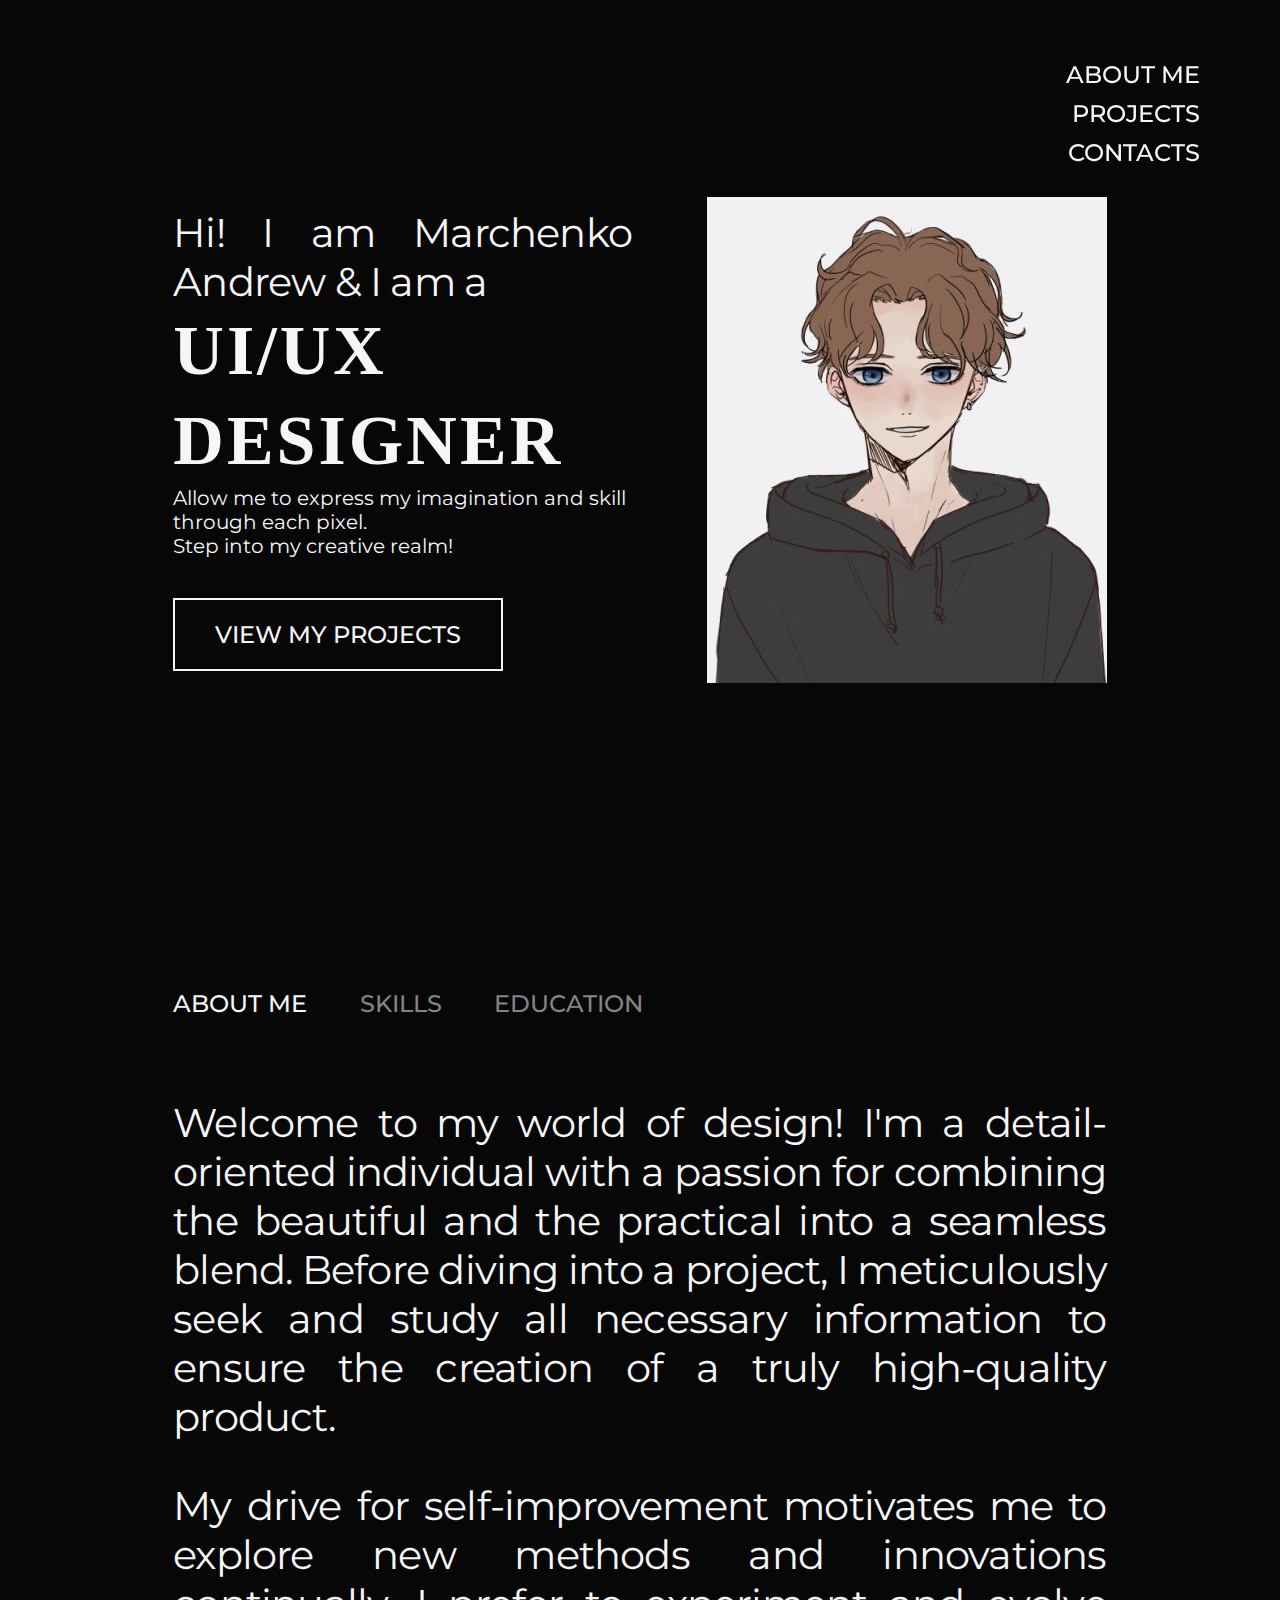
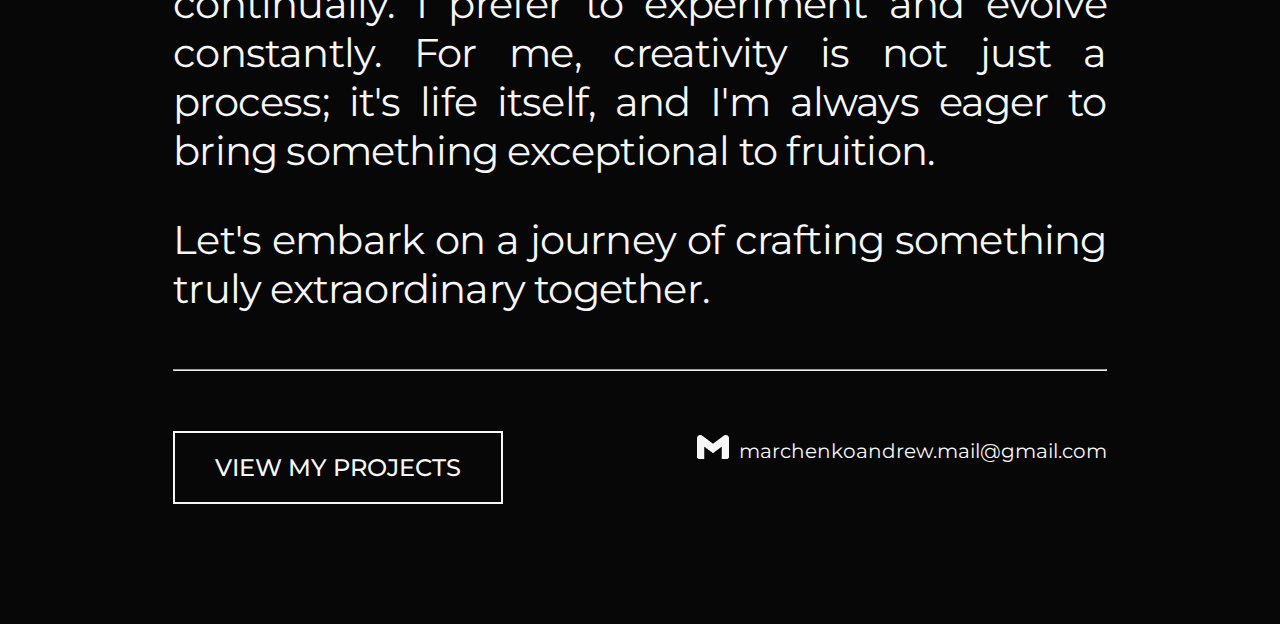
<file: index.html>
<!DOCTYPE html>
<html lang = "en">
<head>
    <meta charset = "UTF-8">
    <link rel="stylesheet" type="text/css" href="style.css">
    <link rel="preconnect" href="https://fonts.googleapis.com">
    <link rel="preconnect" href="https://fonts.gstatic.com" crossorigin>
    <link href="https://fonts.googleapis.com/css2?family=Montserrat:wght@400;500&display=swap" rel="stylesheet">
    <link rel="icon" href="assets/icon.png" type="image/x-icon">
    <meta name="viewport" content="width=device-width, initial-scale=1" />
    <title>Marchenko Andrew UI/UX Designer</title>
</head>
<body>

<div class="menu">
    <ul class="menu_list">
        <li><a class="button_text" href="index.html#section_about_me">About me</a></li>
        <li><a class="button_text" href="index2.html">Projects</a></li>
        <li><a class="button_text" href="index.html#section_contacts">Contacts</a></li>
    </ul>
</div> 

<nav>
    <div class="navbar" id="hamburger-icon" onclick="toggleMobileMenu(this)">
      <div class="container nav-container">
          <!--<input class="checkbox" type="checkbox" name="" id="checkbox_menu" />-->
          <div class="hamburger-lines">
            <span class="line line1"></span>
            <span class="line line2"></span>
            <span class="line line3"></span>
          </div>  
        <div class="menu-items">
            <li><a class="button_text" href="index.html">Home</a></li>
            <li><a class="button_text" href="index2.html">Projects</a></li>
            <li><a class="button_text" href="index.html#section_about_me">About me</a></li>
            <li><a class="button_text" href="#section_contacts">Contacts</a></li>
        </div>
      </div>
    </div>
  </nav>


    <div class="main">
        <div class="introducing">
            <div class="article_main">
                <div class="title">Hi! I am Marchenko Andrew & I am a</div>
                <div class="large_title">UI/UX Designer</div>
                <div class="text">
                Allow me to express my imagination and skill through each pixel.<br>
                Step into my creative realm!</div>
            </div>
            <button id="goToPage" class="button_projects button_text">view my projects</button>
        </div>
        <img class="photo_main photo_main_n" src="photos/my_photo.png" alt="My photo">
    </div>

    <div id="section_about_me" class="about_me_container">
        <button id="about_me_Button" class="active_button button_text">About me</button>
        <button id="skills_Button" class="button_text">Skills</button>
        <button id="education_Button" class="button_text">Education</button>
    </div>
    <div class="content">
        <div id="about_me_Content" class="none active-content">
            <p class="title indent">Welcome to my world of design! 
                I'm a detail-oriented individual with a passion 
                for combining the beautiful and the practical into 
                a seamless blend. Before diving into a project, 
                I meticulously seek and study all necessary information 
                to ensure the creation of a truly high-quality product.</p>
                
            <p class="title indent">My drive for self-improvement motivates me to explore new methods 
                and innovations continually. I prefer to experiment and evolve 
                constantly. For me, creativity is not just a process; it's life 
                itself, and I'm always eager to bring something exceptional to fruition.</p>

            <p class="title indent">Let's embark on a journey of crafting something truly extraordinary together.</p>
            
        </div>
        <div id="skills_Content" class="none">
            <ul class="list_skills">
                <li class="skills_container">
                    <p class="title indent">Hard skills</p>
                    <div class="elements">
                        <img src="assets/figma.png" alt="figma">
                        <div>
                            <p class="large_text upper_text">Figma</p>
                            <p class="text">Main tool</p>
                        </div>
                    </div>
                    <div class="elements">
                        <img src="assets/photoshop.png" alt="figma">
                        <div>
                            <p class="large_text upper_text">Adobe Photoshop</p>
                            <p class="text">Editing images</p>
                        </div>
                    </div>
                    <div class="elements">
                        <img src="assets/illustrator.png" alt="figma">
                        <div>
                            <p class="large_text upper_text">Adobe Illustrator</p>
                            <p class="text">Creating and editing vector images</p>
                        </div>
                    </div>
                    <div class="elements">
                        <img src="assets/krita.png" alt="figma">
                        <div>
                            <p class="large_text upper_text">Krita</p>
                            <p class="text">Drawing pictures</p>
                        </div>
                    </div>
                </li>
                <li class="skills_container">
                    <p class="title indent">Soft skills</p>
                    <p class="large_text upper_text elements">Communication</p>
                    <p class="large_text upper_text elements">Adaptability</p>
                    <p class="large_text upper_text elements">Attention to details</p>
                    <p class="large_text upper_text elements">Curiosity</p>
                    <p class="large_text upper_text elements">Problem solving</p>
                </li>
                <li class="skills_container">
                    <p class="title indent">Languages</p>
                    <div class="elements_language">
                        <p class="large_text upper_text">English</p>
                        <p class="text">Intermediate (B1)</p>
                    </div>
                    <div class="elements_language">
                        <p class="large_text upper_text">Ukrainian</p>
                        <p class="text">Native</p>
                    </div>
                </li>
            </ul>    
        </div>
        <div id="education_Content" class="none">
            <div class="edu_container">
                <p class="large_text">Undergraduate Degree 
                    <br>Kherson State University, Kherson</p>
                <p class="text">September 2021-Present</p>
                <p class="large_text">Specialty 121- Software engineering</p>
            </div>
            <div class="edu_container">
                <p class="large_text">Kherson Scientific Lyceum 
                    <br>of the Kherson Regional Council, Kherson</p>
                <p class="text">September 2017-May 2021</p>
                <p class="large_text">Beginning of studies in the field 
                    <br>of Computer Graphics and Computer Programming</p>
            </div>
        </div>
    </div>
    
    <div id="section_contacts" class="footer">
        <hr>
        <div class="footer_stuff">
            <button id="goToPage_2" class="button_projects button_text">view my projects</button>
            <div class="gmail">
                <img src="assets/gmail.png" alt="gmail">
                <a class="text " href="@">marchenkoandrew.mail@gmail.com</a>         
            </div>
        </div>
    </div>
    <script src="src/js/script.js"></script>
</body>
</html>
</file>
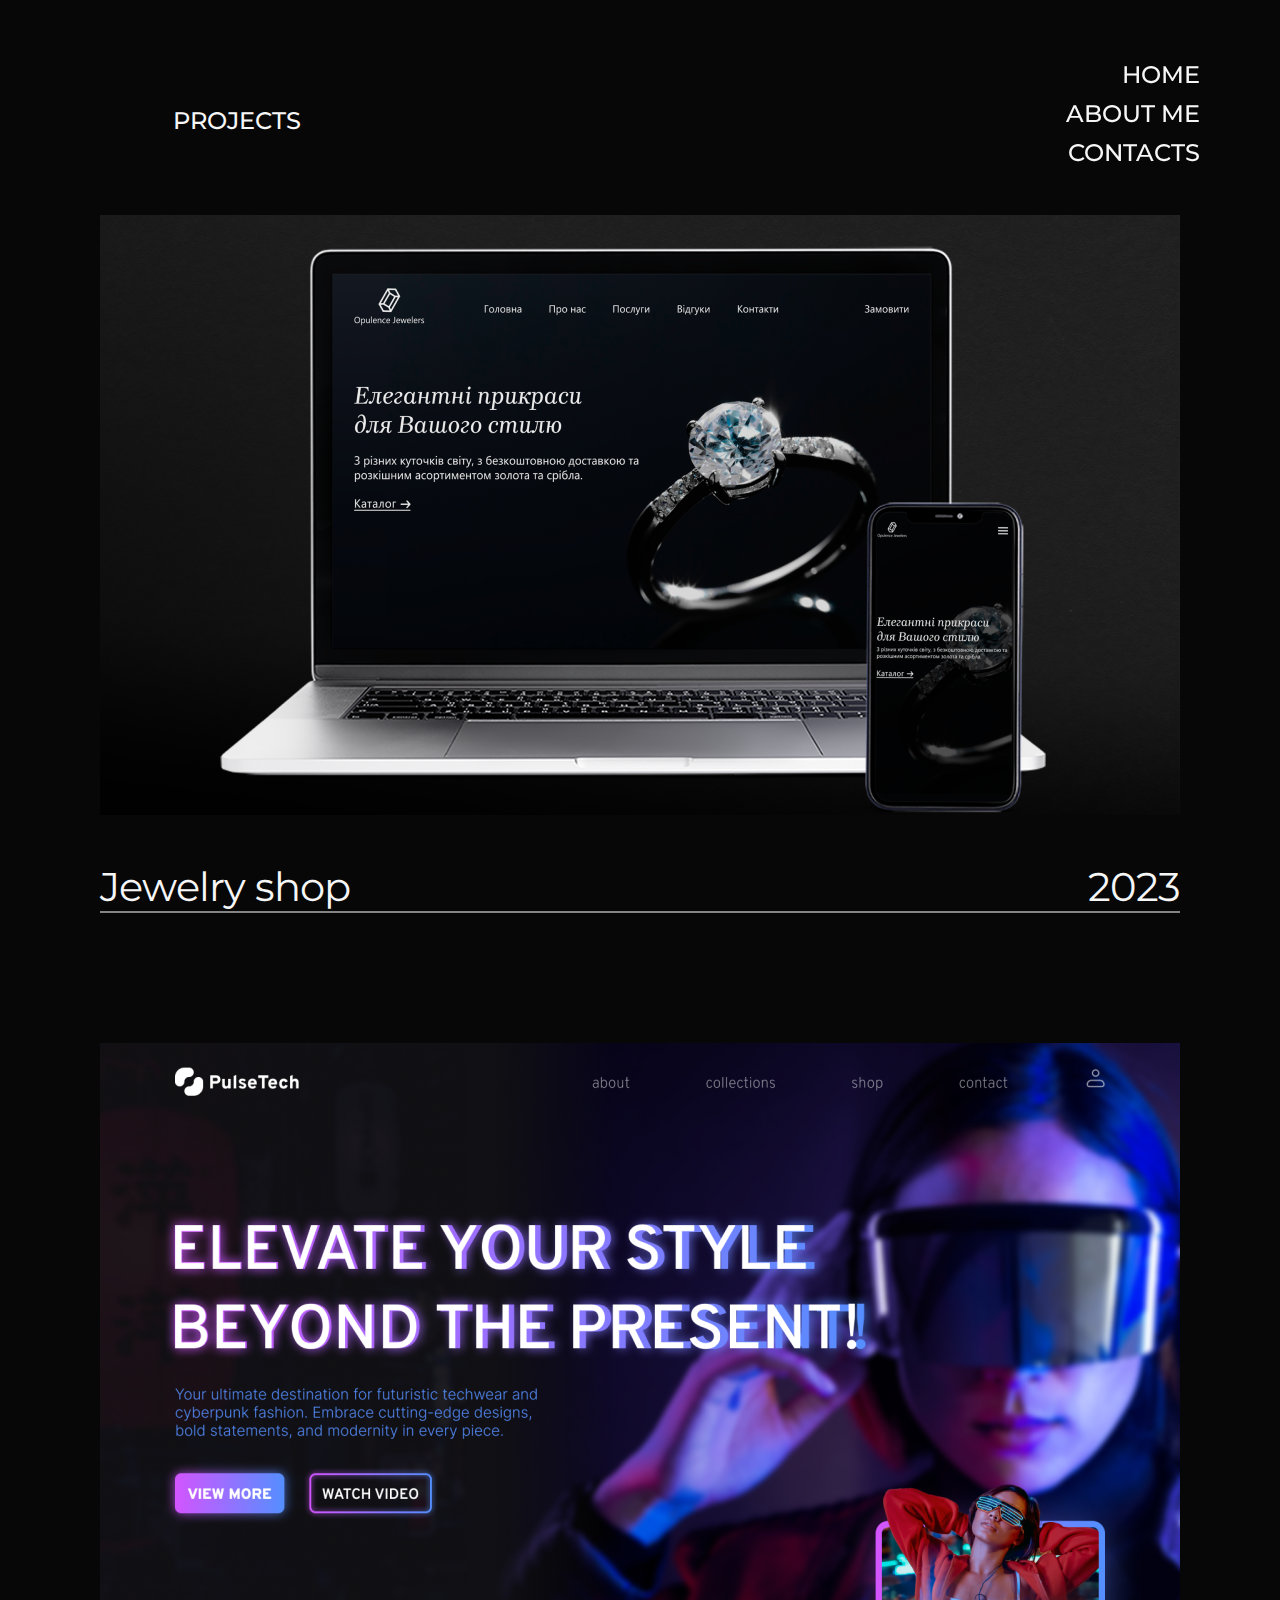
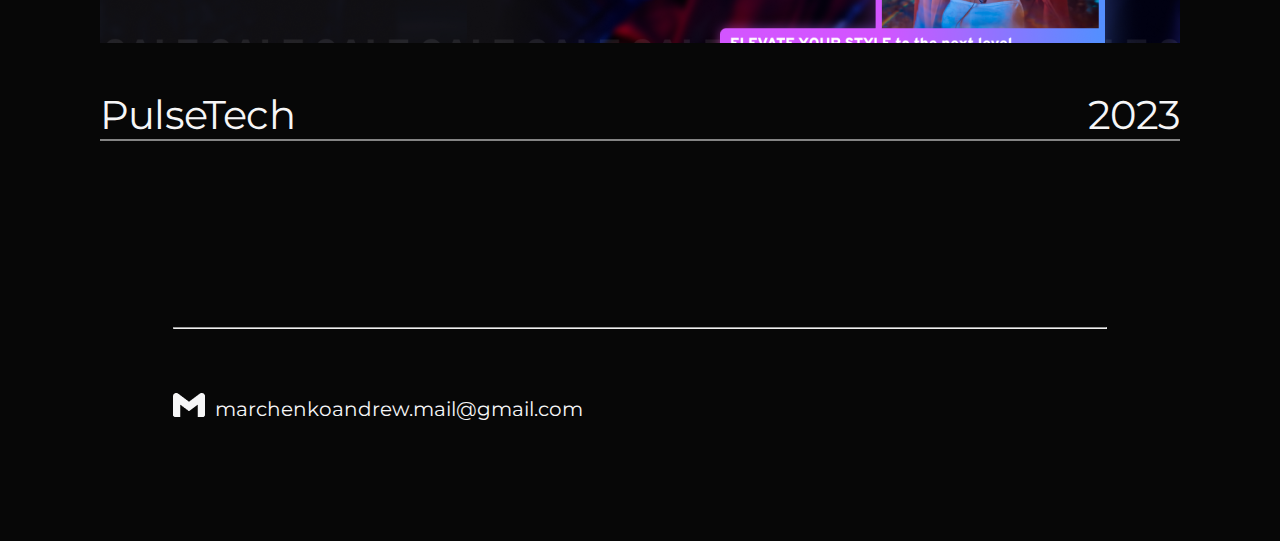
<file: index2.html>
<!DOCTYPE html>
<html lang = "en">
<head>
    <meta charset = "UTF-8">
    <link rel="stylesheet" type="text/css" href="style.css">
    <link rel="preconnect" href="https://fonts.googleapis.com">
    <link rel="preconnect" href="https://fonts.gstatic.com" crossorigin>
    <link href="https://fonts.googleapis.com/css2?family=Montserrat:wght@400;500&display=swap" rel="stylesheet">
    <link rel="icon" href="assets/icon.png" type="image/x-icon">
    <meta name="viewport" content="width=device-width, initial-scale=1" />
    <title>Marchenko Andrew UI/UX Designer</title>
</head>
<body>
    
    <div class="menu">
        <ul class="menu_list">
            <li><a class="button_text" href="index.html">Home</a></li>
            <li><a class="button_text" href="index.html#section_about_me">About me</a></li>
            <li><a class="button_text" href="#section_contacts">Contacts</a></li>
        </ul>
    </div>    

    <nav>
        <div class="navbar" id="hamburger-icon" onclick="toggleMobileMenu(this)">
          <div class="container nav-container">
              <!--<input class="checkbox" type="checkbox" name="" id="checkbox_menu" />-->
              <div class="hamburger-lines">
                <span class="line line1"></span>
                <span class="line line2"></span>
                <span class="line line3"></span>
              </div>  
            <div class="menu-items">
                <li><a class="button_text" href="index.html">Home</a></li>
                <li><a class="button_text" href="index2.html">Projects</a></li>
                <li><a class="button_text" href="index.html#section_about_me">About me</a></li>
                <li><a class="button_text" href="#section_contacts">Contacts</a></li>
            </div>
          </div>
        </div>
      </nav>

    <div>
        <div class="projects_container">
            <p class="button_text">Projects</p>
        </div>
        <div class="view_projects">
            <ul>
                <li><a class="go_to_project" href="https://www.behance.net/">
                    <img src="photos/jewelry_shop.png" alt="Jewelry shop">
                    <div class="project_info">
                        <p class="title">
                            Jewelry shop
                        </p>
                        <p class="title">
                            2023
                        </p>
                    </div>
                </a></li>

                <li><a class="go_to_project" href="https://www.behance.net/">
                    <img src="photos/pulsetech.png" alt="PulseTech">
                    <div class="project_info">
                        <p class="title">
                            PulseTech
                        </p>
                        <p class="title">
                            2023
                        </p>
                    </div>
                </a></li>

            </ul>    
        </div>

    </div>

    <div id="section_contacts" class="footer">
        <hr>
        <div class="footer_stuff">
            <div class="gmail">
                <img src="assets/gmail.png" alt="gmail">
                <a class="text " href="@">marchenkoandrew.mail@gmail.com</a>         
            </div>
        </div>
    </div>
    <script src="src/js/script.js"></script>
</body>
</html>
</file>
<file: style.css>
body {
  margin: 0;
  padding: 0;
  background: var(--bg_col);
  width: 100%;
  height: 100%;
}

* {
  margin: 0;
  padding: 0;
  box-sizing: border-box;
  list-style: none;
  text-decoration: none;
  font-family: Montserrat, sans-serif;
  color: var(--object_col);
}

:root {
  --object_col: #f6f6f7;
  --bg_col: #070707;
  --additional_col: #848484;
}

.menu_list {
  position: fixed;
  top: 60px;
  right: 6.25%;
  display: inline-flex;
  align-items: flex-end;
  flex-direction: column;
}

.menu_list li {
  margin-bottom: 10px;
}

/*FONTS*/

.button_text {
  font-size: 24px;
  font-style: normal;
  font-weight: 500;
  line-height: normal;
  text-transform: uppercase;
}

.title {
  font-size: 40px;
  font-style: normal;
  font-weight: 400;
  line-height: normal;
  letter-spacing: -0.8px;
  text-align: justify;
}

.large_title {
  font-family: Georgia, Times, serif;
  font-size: 70px;
  font-style: normal;
  font-weight: 700;
  line-height: 90px; /* 118.421% */
  letter-spacing: 3.04px;
  text-transform: uppercase;
}

.text {
  font-size: 20px;
  font-style: normal;
  font-weight: 400;
  line-height: normal;
}

.large_text {
  font-size: 24px;
  font-style: normal;
  font-weight: 400;
  line-height: normal;
  letter-spacing: -0.24px;
}

.upper_text {
  text-transform: uppercase;
}

.indent {
  margin-bottom: 1em;
}

/*MAIN*/

.main {
  display: flex;
  justify-content: center;
  margin-top: 15.36%;
  margin-left: 13.54%;
  margin-right: 13.54%;
  margin-bottom: 23.95%;
  align-items: center;
}

.photo_main {
  margin-left: 8%;
}

.introducing {
  display: flex;
  align-items: left;
  flex-direction: column;
  align-items: start;
}

.article_main {
  padding-bottom: 40px;
}

.button_projects {
  padding: 20px 40px;
  text-align: center;
  display: inline-block;
  transition-duration: 0.4s;
  cursor: pointer;
  background: none;
  color: var(--object_col);
  border: 2px solid var(--object_col);
}

.button_projects:hover {
  background-color: var(--object_col);
  color: var(--bg_col);
}

/*About me*/

.about_me_container {
  margin-bottom: 80px;
  margin-left: 13.54%;
  margin-right: 13.54%;
}

.about_me_container button{
  padding-right: 5.2%;
}

.about_me_container > :last-child {
  padding-right: 0;
}

button {
  background: none;
  border: none;
  color: var(--additional_col);
  /*padding-right: 5.2%;*/
  cursor: pointer;
}

.active_button {
  /*background: none;*/
  /*color: var(--object_col) !important;*/
  color: #f6f6f7 !important;
}

.content {
  /*text-align: center;*/
  margin-left: 13.54%;
  margin-right: 13.54%;
}

.none {
  display: none;
}

.active-content {
  display: block;
}

.edu_container {
  margin-bottom: 60px;
}

.edu_container p {
  margin-bottom: 10px;
}

.edu_container .text{
  font-size: 18px;
  color: var(--additional_col);
}

.skills_container {
  display: inline-block;
  margin-right: 8.3%;
}

.elements {
  display: flex;
  align-items: center;
  margin-bottom: 24px;
}

.elements img {
  padding-right: 20px;
}

.list_skills {
  display: flex;
  align-items: flex-start;
  flex-direction: row;
}

.elements_language {
  margin-bottom: 24px;
}

/*Projects*/

.projects_container {
  margin: 8.3% 13.54% 80px 13.54%;
}

.view_projects {
  display: flex;
  margin-left: 13.54%;
  margin-right: 13.54%;
  align-items: center;
  justify-content: center;
}

.go_to_project {
  text-decoration: none;
  color: inherit;
}

.project_info {
  display: flex;
  justify-content: space-between;
  align-items: flex-start;
  border-bottom: 2px solid var(--additional_col);
  margin: 4% 0 12% 0;
}

/*Footer*/

hr {
  margin: 6% 0 60px 0;
  stroke-width: 2px;
  stroke: var(--object_col);
}

.footer {
  margin-left: 13.54%;
  margin-right: 13.54%;
  margin-bottom: 120px;
}

.footer_stuff {
  display: flex;
  justify-content: space-between;
  align-items: flex-start;
}

.gmail {
  display: inline-flex;
  justify-content: center;
  align-items: flex-end;
}

.gmail img {
  margin-right: 10px;
}

/*Menu for mobile*/
.navbar {
  display: none;
}




/*Mob menu*/

@media only screen and (max-width: 1200px) {
  .menu {
    display: none;
  }

  .container {
    max-width: 1050px;
    width: 12%;
    margin: auto;
  }

  .navbar {
    width: 100%;
    display: block;
  }

  .nav-container {
    display: flex;
    justify-content: space-between;
    align-items: center;
    height: 62px;
    /*pointer-events: none;*/
  }

  .navbar .menu-items {
    display: flex;
    /*pointer-events: auto;*/
  }

  .navbar .nav-container li {
    list-style: none;
  }

  .navbar .nav-container a {
    text-decoration: none;
    color: var(--object_col);
    font-weight: 500;
    font-size: 2rem;
    padding: 0.7rem;
  }

  .navbar .nav-container a:hover {
    font-weight: bolder;
  }

  .nav-container {
    display: inline-flex;
    position: fixed;
    top: 60px;
    right: 6.25%;
  }

  .nav-container .checkbox {
    position: absolute;
    display: block;
    height: 32px;
    width: 32px;
    top: 20px;
    left: auto;
    right: 20px;
    z-index: 5;
    opacity: 0;
    cursor: pointer;
  }

  .nav-container .hamburger-lines {
    display: block;
    height: 26px;
    width: 32px;
    position: absolute;
    top: 17px;
    left: auto;
    right: 20px;
    z-index: 2;
    display: flex;
    flex-direction: column;
    justify-content: space-between;
  }

  .nav-container .hamburger-lines .line {
    display: block;
    height: 4px;
    width: 100%;
    border-radius: 10px;
    background: var(--object_col);
  }

  .nav-container .hamburger-lines .line1 {
    transform-origin: 0% 0%;
    transition: transform 0.4s ease-in-out;
  }

  .nav-container .hamburger-lines .line2 {
    transition: transform 0.2s ease-in-out;
  }

  .nav-container .hamburger-lines .line3 {
    transform-origin: 0% 100%;
    transition: transform 0.4s ease-in-out;
  }

  .navbar .menu-items {
    position: fixed;
    top: 0;
    right: 0;
    padding-top: 120px;
    background-color: var(--bg_col);
    height: 100vh;
    width: 100%;
    transform: translateX(100%);
    display: flex;
    flex-direction: column;
    /*padding-left: 50px;*/
    transition: transform 0.5s ease-in-out;
    text-align: center;
  }

  .navbar .menu-items li {
    margin-bottom: 2.5rem;
    font-weight: 500;
  }


  .open .menu-items {
    transform: translateX(0);
  }

  .open .hamburger-lines .line1 {
    transform: rotate(45deg);
  }

  .open .hamburger-lines .line2 {
    transform: scaleY(0);
  }

  .open .hamburger-lines .line3 {
    transform: rotate(-45deg);
  }


  /*Adaptive*/

  .menu_list {
    position: fixed;
    top: 60px;
    right: 6.25%;
    display: inline-flex;
    align-items: flex-end;
    flex-direction: column;
  }

  .menu_list li {
    margin-bottom: 10px;
  }

  .view_projects img {
    width: 740px;
    height: 412px;
  }

  /*FONTS*/

  .button_text {
    font-size: 20px;
  }

  .title {
    font-size: 32px;
  }

  .large_title {
    font-size: 56px;
    line-height: normal;
  }

  .text {
    font-size: 16px;
  }

  .large_text {
    font-size: 20px;
  }

  .photo_main {
    width: 300px;
    height: 365px;
  }

  /*Footer*/

  .footer_stuff {
    display: flex;
    flex-direction: column;
    align-items: flex-start;
  }

  .footer_stuff > * {
    margin-bottom: 40px;
  }
}

@media only screen and (max-width: 820px) {
  /*FONTS*/

  .button_text {
    font-size: 20px;
  }

  .title {
    font-size: 28px;
  }

  .large_title {
    font-size: 44px;
    line-height: normal;
  }

  .text {
    font-size: 14px;
  }

  .large_text {
    font-size: 18px;
  }

  .button_projects {
    padding: 16px 20px;
  }

  .photo_main {
    width: 200px;
    height: 245px;
  }

  /*About me*/

  .list_skills {
    flex-direction: column;
  }

  .list_skills li {
    margin-bottom: 40px;
  }

  .view_projects img {
    width: 522px;
    height: 290px;
  }
}

@media only screen and (max-width: 560px) {
  /*FONTS*/

  .button_text {
    font-size: 18px;
  }

  .title {
    font-size: 26px;
  }

  .large_title {
    font-size: 38px;
    line-height: normal;
  }

  .text {
    font-size: 14px;
  }

  .large_text {
    font-size: 18px;
  }


  /*---*/
  .photo_main {
    width: 160px;
    height: 160px;
    content: url("photos/my_photo_circle.png");
    margin: 0;
  }

  .button_projects {
    padding: 12px 14px;
  }

  /*Main*/

  .main {
    display: flex;
    flex-direction: column-reverse;
    justify-content: center;
    margin-top: 15.36%;
    margin-left: 13.54%;
    margin-right: 13.54%;
    margin-bottom: 23.95%;
    align-items: center;
  }

  .introducing {
    display: flex;
    flex-direction: column;
    align-items: center;
    text-align: center;
  }

  .article_main {
    padding-bottom: 40px;
  }

  .photo_main {
    margin-bottom: 8%;
  }

  .article_main .title {
    text-align: center;
  }

  .view_projects img {
    width: 292px;
    height: 162px;
  }

  .gmail img {
    display: none;
  }

  /*ABOUT ME*/
  
  .about_me_container{
    display: flex;
    /*flex-direction: column;
    margin-bottom: 26px;*/
    align-items: center;
    text-align: center;
  }
  
  .about_me_container button{
    font-size: 14px;
    /*padding-bottom: 16px;*/
    padding-right: 6%;
  }  

  .content p {
    font-size: 20px;
  }
}


@media only screen and (max-height: 720px){


  .navbar .menu-items {
    padding-top: 24px;
  }

  .navbar .menu-items li{
    margin-bottom: 24px;
  }
}
</file>
